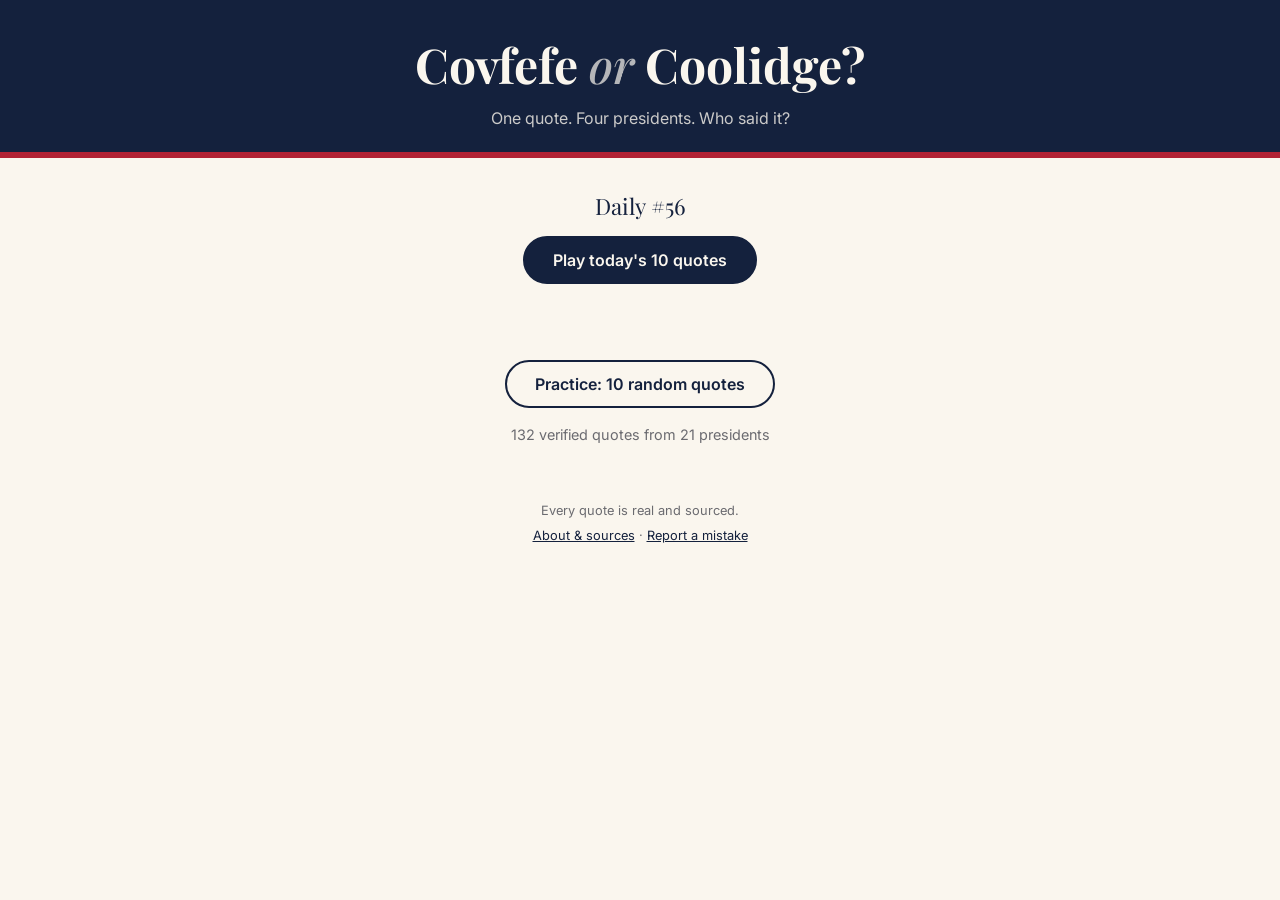
<file: index.html>
<!doctype html>
<html lang="en">
<head>
  <meta charset="utf-8">
  <meta name="viewport" content="width=device-width, initial-scale=1">
  <title>Covfefe or Coolidge?</title>
  <meta name="description" content="One quote. Four presidents. Can you tell who said it?">
  <link rel="icon" href="img/favicon-32.png" type="image/png">
  <link rel="apple-touch-icon" href="img/apple-touch-icon.png">
  <meta name="theme-color" content="#14213d">

  <!-- Link previews. Absolute URLs are required: update them if the site moves. -->
  <link rel="canonical" href="https://covfefeorcoolidge.com/">
  <meta property="og:type" content="website">
  <meta property="og:site_name" content="Covfefe or Coolidge?">
  <meta property="og:title" content="Covfefe or Coolidge?">
  <meta property="og:description" content="One quote. Four presidents. Can you tell who said it?">
  <meta property="og:url" content="https://covfefeorcoolidge.com/">
  <meta property="og:image" content="https://covfefeorcoolidge.com/img/og-image.png">
  <meta property="og:image:width" content="1200">
  <meta property="og:image:height" content="630">
  <meta property="og:image:alt" content="Covfefe or Coolidge? with portraits of Trump, Coolidge, Lincoln and Obama">
  <meta name="twitter:card" content="summary_large_image">

  <!-- Privacy-friendly analytics by Plausible -->
  <script async src="https://plausible.io/js/pa-29LB0uRKf0xFAaBVHaVuo.js"></script>
  <script>
    window.plausible=window.plausible||function(){(plausible.q=plausible.q||[]).push(arguments)},plausible.init=plausible.init||function(i){plausible.o=i||{}};
    plausible.init()
  </script>

  <link rel="preconnect" href="https://fonts.googleapis.com">
  <link rel="preconnect" href="https://fonts.gstatic.com" crossorigin>
  <link href="https://fonts.googleapis.com/css2?family=Playfair+Display:ital,wght@0,700;1,500&family=Inter:wght@400;600&display=swap" rel="stylesheet">
  <link rel="stylesheet" href="css/style.css?v=5">
</head>
<body>
  <header class="masthead">
    <h1>Covfefe <span>or</span> Coolidge?</h1>
    <p class="tagline">One quote. Four presidents. Who said it?</p>
  </header>

  <main id="app">
    <!-- Start screen -->
    <section id="screen-start" class="screen">
      <p class="daily-label" id="daily-label">Daily</p>
      <button class="btn btn-primary" id="btn-daily">Play today's 10 quotes</button>
      <div class="daily-done" id="daily-done" hidden>
        <p class="daily-done-score">Today: <span id="daily-done-score"></span></p>
        <p class="final-grid" id="daily-done-grid"></p>
        <button class="btn btn-primary" id="btn-share-daily">Share</button>
        <p class="daily-next" id="daily-next"></p>
      </div>
      <p class="share-status" id="start-share-status" aria-live="polite"></p>
      <button class="btn" id="btn-practice">Practice: 10 random quotes</button>
      <p class="quote-count" id="quote-count"></p>
    </section>

    <!-- Round screen -->
    <section id="screen-round" class="screen" hidden>
      <div class="progress"><span id="round-mode"></span><span id="round-num">1</span> / <span id="round-total">10</span> · Score <span id="score">0</span></div>
      <blockquote class="quote" id="quote-text"></blockquote>
      <div class="options" id="options"></div>

      <div class="reveal" id="reveal" hidden>
        <p class="reveal-verdict" id="reveal-verdict"></p>
        <p class="reveal-who" id="reveal-who"></p>
        <p class="reveal-context" id="reveal-context"></p>
        <p class="reveal-source" id="reveal-source"></p>
        <button class="btn btn-primary" id="btn-next">Next</button>
      </div>
    </section>

    <!-- Results screen -->
    <section id="screen-results" class="screen" hidden>
      <p class="final-mode" id="final-mode"></p>
      <p class="final-score"><span id="final-score">0</span> / <span id="final-total">10</span></p>
      <p class="final-line" id="final-line"></p>
      <p class="final-grid" id="final-grid"></p>
      <ul class="final-fooled" id="final-fooled"></ul>
      <div class="final-actions">
        <button class="btn btn-primary" id="btn-share">Share</button>
        <button class="btn" id="btn-again">Play again</button>
        <button class="btn" id="btn-home">Home</button>
      </div>
      <p class="share-status" id="share-status" aria-live="polite"></p>
      <p class="daily-next" id="final-next"></p>
    </section>
  </main>

  <footer class="footer">
    <p>Every quote is real and sourced.</p>
    <p><a href="about.html">About &amp; sources</a> · <a href="https://github.com/cosmicjive84/covfefe/issues/new?template=quote-error.yml">Report a mistake</a></p>
  </footer>

  <script src="js/app.js?v=5"></script>
</body>
</html>
</file>
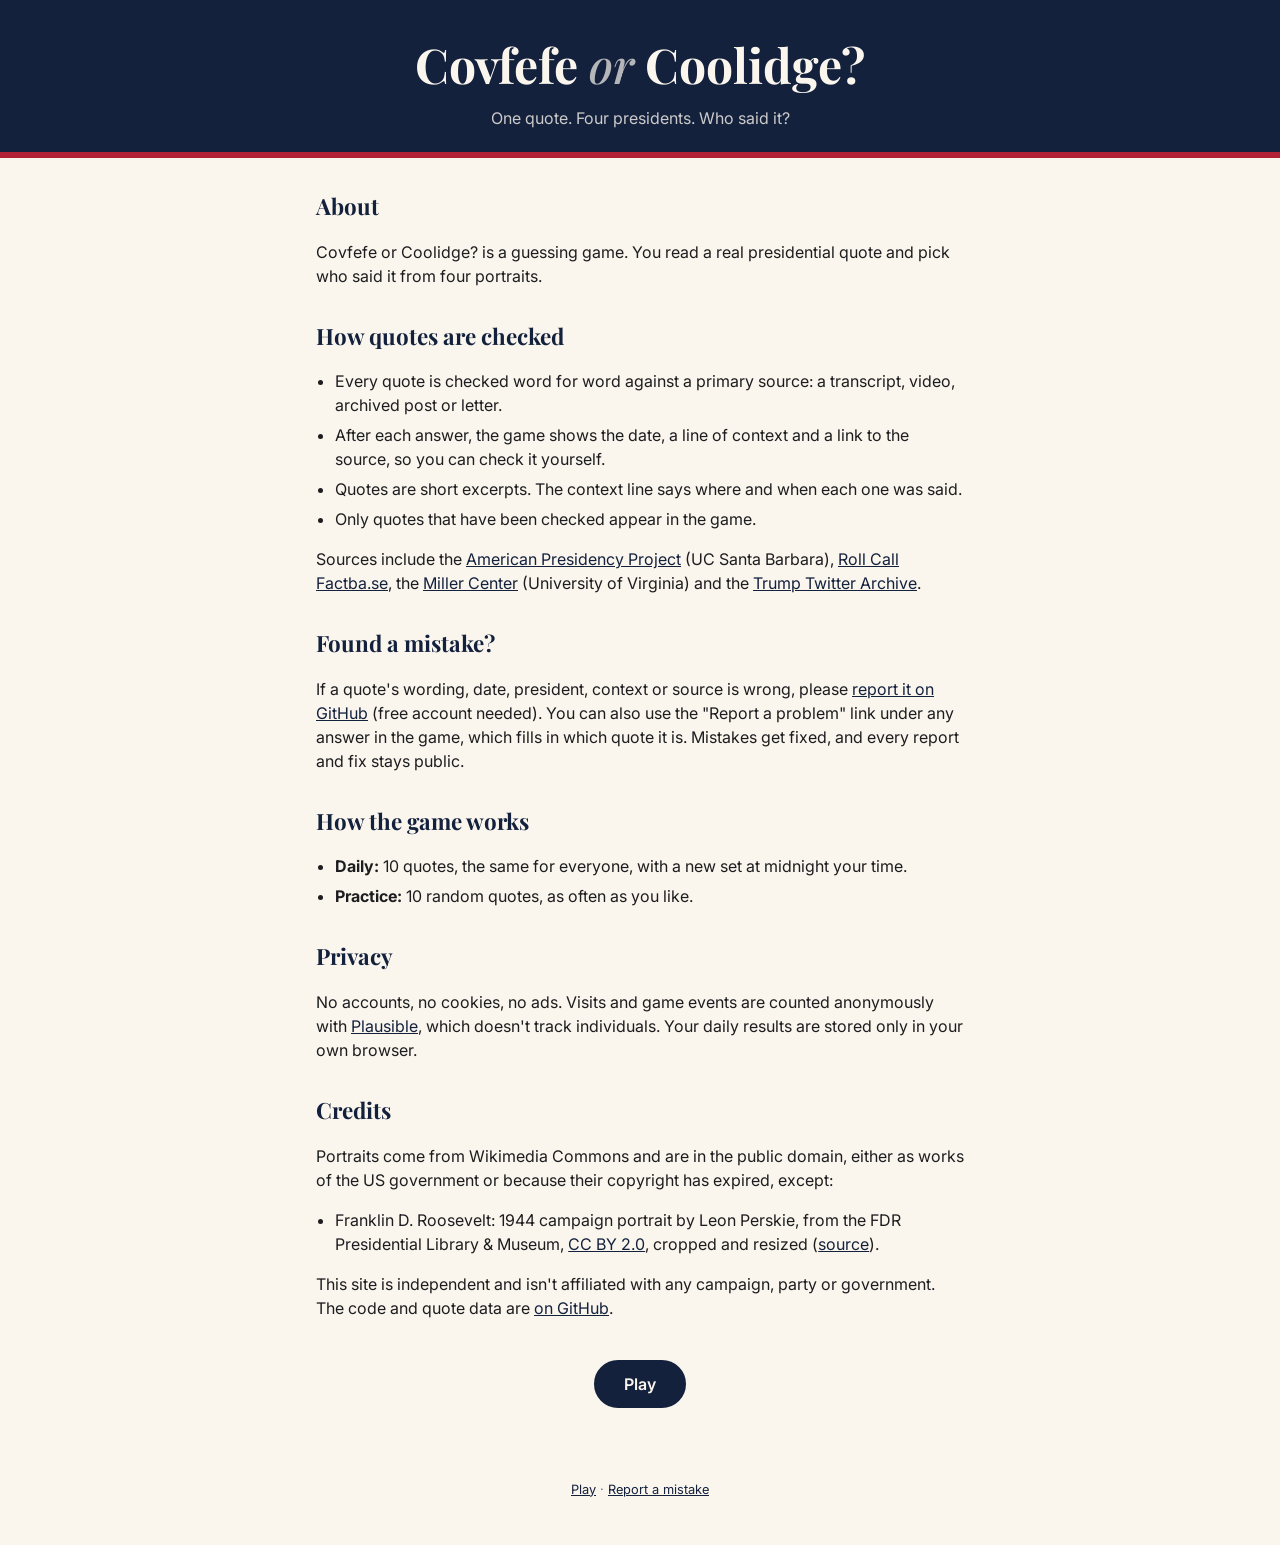
<file: about.html>
<!doctype html>
<html lang="en">
<head>
  <meta charset="utf-8">
  <meta name="viewport" content="width=device-width, initial-scale=1">
  <title>About · Covfefe or Coolidge?</title>
  <meta name="description" content="How Covfefe or Coolidge? works, how every quote is checked, and how to report a mistake.">
  <link rel="icon" href="img/favicon-32.png" type="image/png">
  <link rel="apple-touch-icon" href="img/apple-touch-icon.png">
  <meta name="theme-color" content="#14213d">

  <!-- Link previews. Absolute URLs are required: update them if the site moves. -->
  <link rel="canonical" href="https://covfefeorcoolidge.com/about.html">
  <meta property="og:type" content="website">
  <meta property="og:site_name" content="Covfefe or Coolidge?">
  <meta property="og:title" content="About Covfefe or Coolidge?">
  <meta property="og:description" content="How the game works, how every quote is checked, and how to report a mistake.">
  <meta property="og:url" content="https://covfefeorcoolidge.com/about.html">
  <meta property="og:image" content="https://covfefeorcoolidge.com/img/og-image.png">
  <meta property="og:image:width" content="1200">
  <meta property="og:image:height" content="630">
  <meta property="og:image:alt" content="Covfefe or Coolidge? with portraits of Trump, Coolidge, Lincoln and Obama">
  <meta name="twitter:card" content="summary_large_image">

  <!-- Privacy-friendly analytics by Plausible -->
  <script async src="https://plausible.io/js/pa-29LB0uRKf0xFAaBVHaVuo.js"></script>
  <script>
    window.plausible=window.plausible||function(){(plausible.q=plausible.q||[]).push(arguments)},plausible.init=plausible.init||function(i){plausible.o=i||{}};
    plausible.init()
  </script>

  <link rel="preconnect" href="https://fonts.googleapis.com">
  <link rel="preconnect" href="https://fonts.gstatic.com" crossorigin>
  <link href="https://fonts.googleapis.com/css2?family=Playfair+Display:ital,wght@0,700;1,500&family=Inter:wght@400;600&display=swap" rel="stylesheet">
  <link rel="stylesheet" href="css/style.css?v=5">
</head>
<body>
  <header class="masthead">
    <h1><a href="./">Covfefe <span>or</span> Coolidge?</a></h1>
    <p class="tagline">One quote. Four presidents. Who said it?</p>
  </header>

  <main class="about">
    <h2>About</h2>
    <p>Covfefe or Coolidge? is a guessing game. You read a real presidential quote and pick who said it from four portraits.</p>

    <h2>How quotes are checked</h2>
    <ul>
      <li>Every quote is checked word for word against a primary source: a transcript, video, archived post or letter.</li>
      <li>After each answer, the game shows the date, a line of context and a link to the source, so you can check it yourself.</li>
      <li>Quotes are short excerpts. The context line says where and when each one was said.</li>
      <li>Only quotes that have been checked appear in the game.</li>
    </ul>
    <p>Sources include the <a href="https://www.presidency.ucsb.edu/">American Presidency Project</a> (UC Santa Barbara), <a href="https://rollcall.com/factbase/">Roll Call Factba.se</a>, the <a href="https://millercenter.org/">Miller Center</a> (University of Virginia) and the <a href="https://www.thetrumparchive.com/">Trump Twitter Archive</a>.</p>

    <h2>Found a mistake?</h2>
    <p>If a quote's wording, date, president, context or source is wrong, please <a href="https://github.com/cosmicjive84/covfefe/issues/new?template=quote-error.yml">report it on GitHub</a> (free account needed). You can also use the "Report a problem" link under any answer in the game, which fills in which quote it is. Mistakes get fixed, and every report and fix stays public.</p>

    <h2>How the game works</h2>
    <ul>
      <li><strong>Daily:</strong> 10 quotes, the same for everyone, with a new set at midnight your time.</li>
      <li><strong>Practice:</strong> 10 random quotes, as often as you like.</li>
    </ul>

    <h2>Privacy</h2>
    <p>No accounts, no cookies, no ads. Visits and game events are counted anonymously with <a href="https://plausible.io/privacy-focused-web-analytics">Plausible</a>, which doesn't track individuals. Your daily results are stored only in your own browser.</p>

    <h2>Credits</h2>
    <p>Portraits come from Wikimedia Commons and are in the public domain, either as works of the US government or because their copyright has expired, except:</p>
    <ul>
      <li>Franklin D. Roosevelt: 1944 campaign portrait by Leon Perskie, from the FDR Presidential Library &amp; Museum, <a href="https://creativecommons.org/licenses/by/2.0/">CC BY 2.0</a>, cropped and resized (<a href="https://commons.wikimedia.org/wiki/File:FDR-1944-Campaign-Portrait_(3x4_retouched,_cropped).jpg">source</a>).</li>
    </ul>
    <p>This site is independent and isn't affiliated with any campaign, party or government. The code and quote data are <a href="https://github.com/cosmicjive84/covfefe">on GitHub</a>.</p>

    <p class="about-back"><a class="btn btn-primary" href="./">Play</a></p>
  </main>

  <footer class="footer">
    <p><a href="./">Play</a> · <a href="https://github.com/cosmicjive84/covfefe/issues/new?template=quote-error.yml">Report a mistake</a></p>
  </footer>
</body>
</html>
</file>
<file: css/style.css>
:root {
  --navy: #14213d;
  --red: #b22234;
  --cream: #faf6ee;
  --paper: #ffffff;
  --ink: #1d1d1f;
  --muted: #6b6b70;
  --green: #2e7d4f;
  --radius: 12px;
  --serif: "Playfair Display", Georgia, serif;
  --sans: "Inter", system-ui, sans-serif;
}

* { box-sizing: border-box; }

body {
  margin: 0;
  background: var(--cream);
  color: var(--ink);
  font-family: var(--sans);
  line-height: 1.5;
}

.masthead {
  background: var(--navy);
  color: var(--cream);
  text-align: center;
  padding: 28px 16px 22px;
  border-bottom: 6px solid var(--red);
}
.masthead h1 {
  font-family: var(--serif);
  font-size: clamp(1.8rem, 6vw, 3rem);
  margin: 0;
}
.masthead h1 span { font-style: italic; font-weight: 500; opacity: .7; }
.tagline { margin: 6px 0 0; opacity: .8; }

main {
  max-width: 820px;
  margin: 0 auto;
  padding: 32px 16px;
}

.screen { text-align: center; }

.lede { font-size: 1.15rem; max-width: 560px; margin: 0 auto 24px; }

.btn {
  font: 600 1rem var(--sans);
  padding: 12px 28px;
  border-radius: 999px;
  border: 2px solid var(--navy);
  background: transparent;
  color: var(--navy);
  cursor: pointer;
}
.btn:hover { background: rgba(20, 33, 61, .06); }
.btn-primary { background: var(--navy); color: var(--cream); }
.btn-primary:hover { background: #1f3260; }

.daily-label { font-family: var(--serif); font-size: 1.4rem; color: var(--navy); margin: 0 0 12px; }
.daily-done-score { font-size: 1.2rem; font-weight: 600; margin: 0 0 4px; }
.daily-next { color: var(--muted); font-size: .9rem; margin: 8px 0 0; }
#btn-practice { margin-top: 20px; }
.final-mode { color: var(--muted); font-weight: 600; margin: 0; }
.quote-count { color: var(--muted); font-size: .9rem; margin: 16px 0 0; }
.progress { color: var(--muted); font-size: .9rem; margin-bottom: 16px; }

.quote {
  font-family: var(--serif);
  font-style: italic;
  font-weight: 500;
  font-size: clamp(1.3rem, 4vw, 1.9rem);
  line-height: 1.35;
  margin: 0 auto 28px;
  max-width: 680px;
  position: relative;
}
.quote::before { content: "“"; }
.quote::after  { content: "”"; }

.options {
  display: grid;
  grid-template-columns: repeat(4, 1fr);
  gap: 14px;
}
@media (max-width: 600px) {
  .options { grid-template-columns: repeat(2, 1fr); }
}

.option {
  background: var(--paper);
  border: 3px solid transparent;
  border-radius: var(--radius);
  padding: 10px 10px 12px;
  cursor: pointer;
  font: inherit;
  color: inherit;
  box-shadow: 0 1px 4px rgba(0, 0, 0, .08);
  transition: transform .12s, box-shadow .12s;
}
.option:hover:not(:disabled) { transform: translateY(-3px); box-shadow: 0 6px 16px rgba(0, 0, 0, .12); }
.option:disabled { cursor: default; }
.option.correct { border-color: var(--green); }
.option.wrong   { border-color: var(--red); }
.option.faded   { opacity: .45; }

.portrait {
  width: 100%;
  aspect-ratio: 4 / 5;
  object-fit: cover;
  object-position: top;
  border-radius: 8px;
  background: #e8e2d4;
  display: block;
}
.portrait-fallback {
  display: flex;
  align-items: center;
  justify-content: center;
  font-family: var(--serif);
  font-size: 2rem;
  color: var(--navy);
}
.option-name { display: block; font-weight: 600; font-size: .9rem; margin-top: 8px; }

.reveal {
  margin-top: 28px;
  background: var(--paper);
  border-radius: var(--radius);
  padding: 20px;
  box-shadow: 0 1px 4px rgba(0, 0, 0, .08);
}
.reveal-verdict { font-family: var(--serif); font-size: 1.5rem; margin: 0 0 4px; }
.reveal-verdict.is-correct { color: var(--green); }
.reveal-verdict.is-wrong   { color: var(--red); }
.reveal-who { font-weight: 600; margin: 0; }
.reveal-context { margin: 8px 0; }
.reveal-source { color: var(--muted); font-size: .85rem; margin: 0 0 16px; }
.reveal-source a { color: var(--navy); }

.final-score { font-family: var(--serif); font-size: 4rem; margin: 0; color: var(--navy); }
.final-line { font-size: 1.2rem; margin: 4px 0 12px; }
.final-grid { font-size: 1.5rem; letter-spacing: 2px; margin: 0 0 16px; }
.final-fooled { list-style: none; padding: 0; color: var(--muted); margin: 0 0 24px; }
.final-actions { display: flex; gap: 12px; justify-content: center; flex-wrap: wrap; }
.share-status { color: var(--muted); min-height: 1.5em; }

.footer { text-align: center; color: var(--muted); font-size: .8rem; padding: 24px 16px 40px; }
.footer p { margin: 0 0 6px; }
.footer a { color: var(--navy); }

.masthead h1 a { color: inherit; text-decoration: none; }

.about { max-width: 680px; }
.about h2 { font-family: var(--serif); color: var(--navy); font-size: 1.4rem; margin: 32px 0 8px; }
.about h2:first-child { margin-top: 0; }
.about ul { padding-left: 1.2em; }
.about li { margin-bottom: 6px; }
.about a { color: var(--navy); }
.about-back { text-align: center; margin-top: 40px; }
.about-back .btn { display: inline-block; text-decoration: none; color: var(--cream); }
</file>
